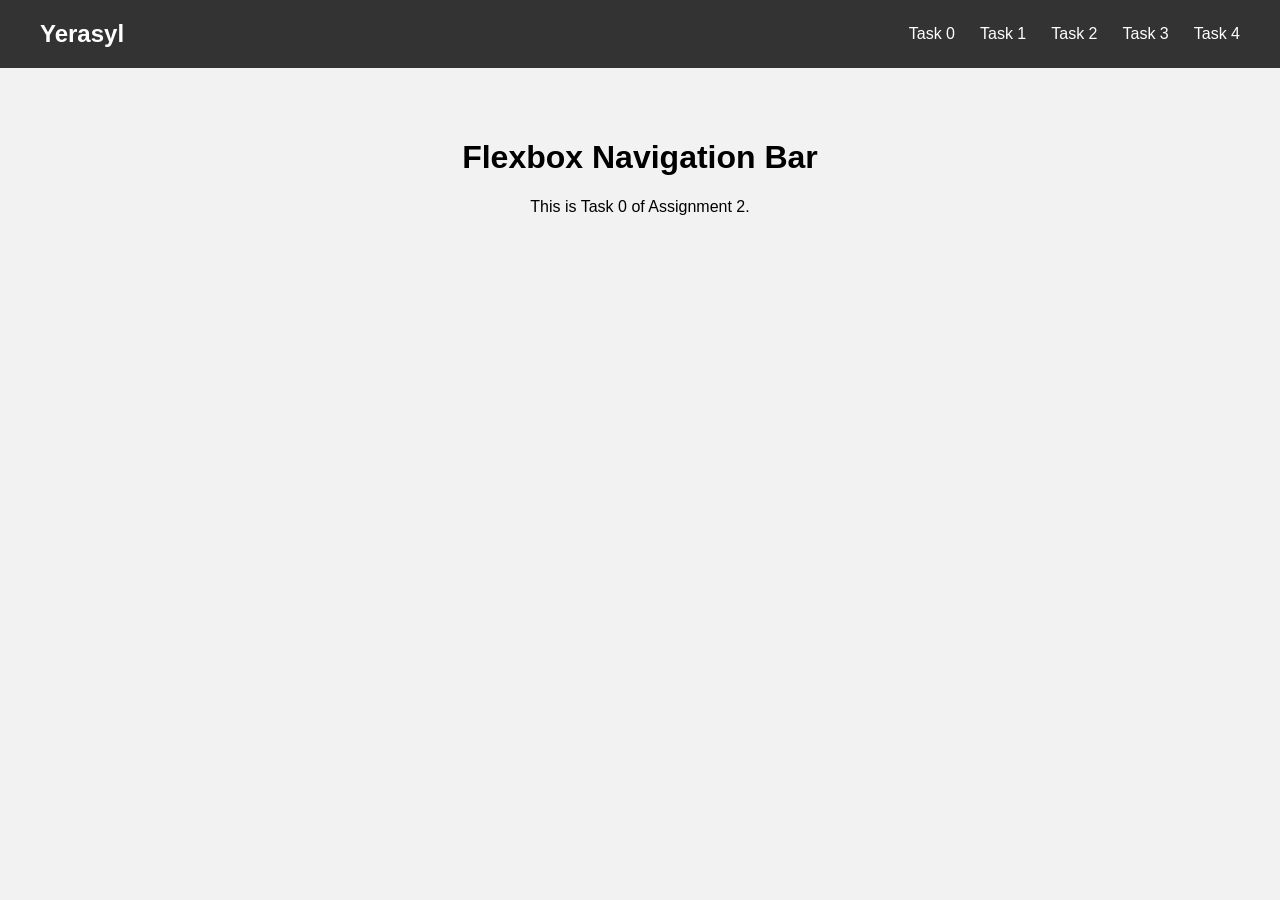
<file: index.html>
<!DOCTYPE html>
<html lang="en">

<head>
    <meta charset="UTF-8">
    <meta name="viewport" content="width=device-width, initial-scale=1.0">
    <title>Assignment 2</title>
    <link rel="stylesheet" href="styles.css">
</head>

<body>

    <header class="navbar">

        <div class="logo">
            Yerasyl
        </div>

        <nav class="nav-links">
            <a href="index.html">Task 0</a>
            <a href="task1/index.html">Task 1</a>
            <a href="task2/index.html">Task 2</a>
            <a href="task3/index.html">Task 3</a>
            <a href="task4/index.html">Task 4</a>
        </nav>

    </header>

    <main>
        <h1>Flexbox Navigation Bar</h1>
        <p>This is Task 0 of Assignment 2.</p>
    </main>

</body>

</html>
</file>
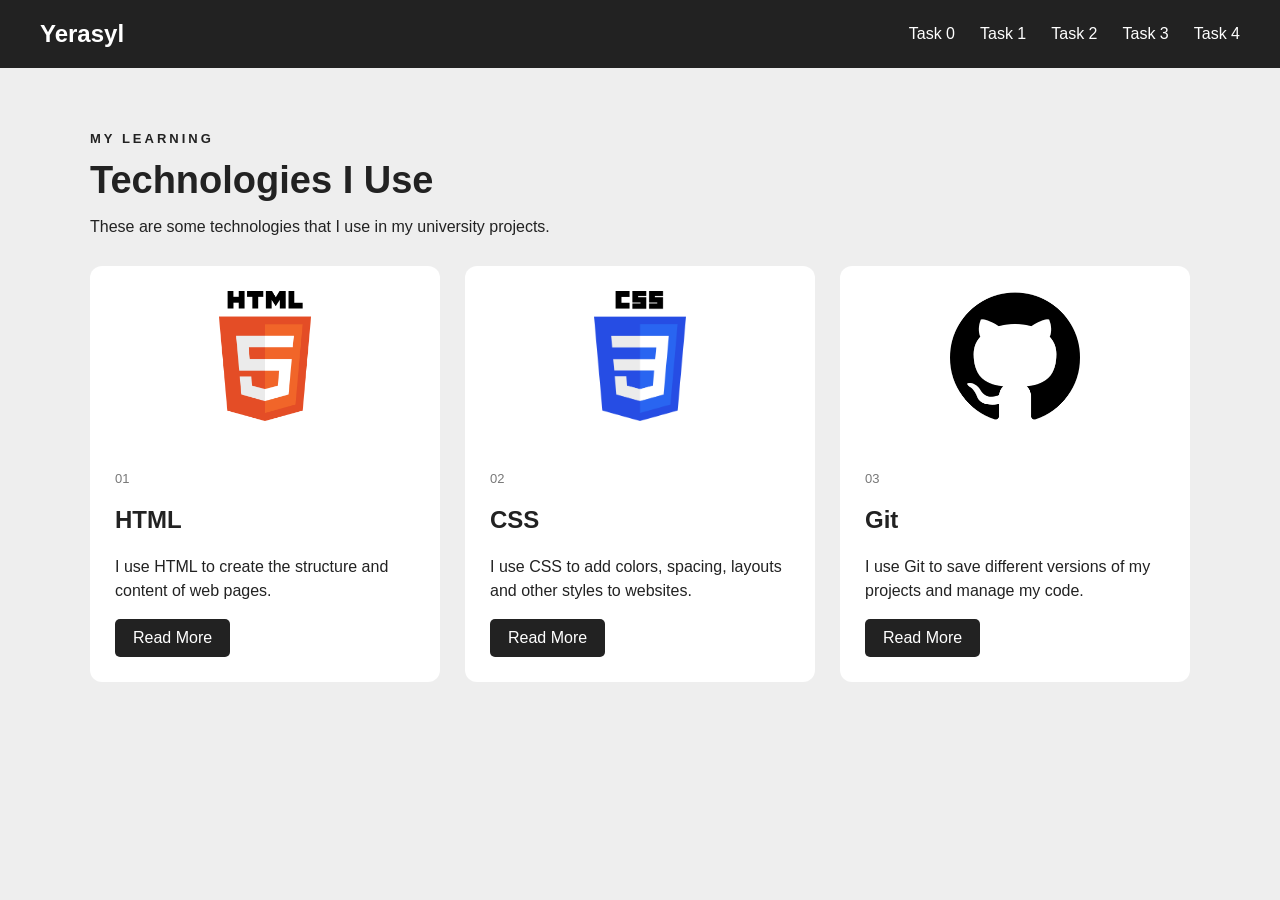
<file: task1/index.html>
<!DOCTYPE html>
<html lang="en">

<head>
    <meta charset="UTF-8">
    <meta name="viewport" content="width=device-width, initial-scale=1.0">
    <title>My Tech Skills</title>
    <link rel="stylesheet" href="styles.css">
</head>

<body>

    <header class="navbar">
        <div class="logo">Yerasyl</div>

        <nav class="nav-links">
            <a href="../index.html">Task 0</a>
            <a href="index.html">Task 1</a>
            <a href="../task2/index.html">Task 2</a>
            <a href="../task3/index.html">Task 3</a>
            <a href="../task4/index.html">Task 4</a>
        </nav>
    </header>

    <main>

        <div class="intro">
            <p class="small-title">MY LEARNING</p>
            <h1>Technologies I Use</h1>
            <p>These are some technologies that I use in my university projects.</p>
        </div>

        <div class="card-container">

            <div class="card">
                <img src="images/html.png" alt="HTML logo">

                <div class="card-content">
                    <span>01</span>
                    <h2>HTML</h2>
                    <p>
                        I use HTML to create the structure and content
                        of web pages.
                    </p>
                    <a href="#" class="button">Read More</a>
                </div>
            </div>

            <div class="card">
                <img src="images/css.png" alt="CSS logo">

                <div class="card-content">
                    <span>02</span>
                    <h2>CSS</h2>
                    <p>
                        I use CSS to add colors, spacing, layouts
                        and other styles to websites.
                    </p>
                    <a href="#" class="button">Read More</a>
                </div>
            </div>

            <div class="card">
                <img src="images/git.png" alt="Git logo">

                <div class="card-content">
                    <span>03</span>
                    <h2>Git</h2>
                    <p>
                        I use Git to save different versions of my
                        projects and manage my code.
                    </p>
                    <a href="#" class="button">Read More</a>
                </div>
            </div>

        </div>

    </main>

</body>

</html>
</file>
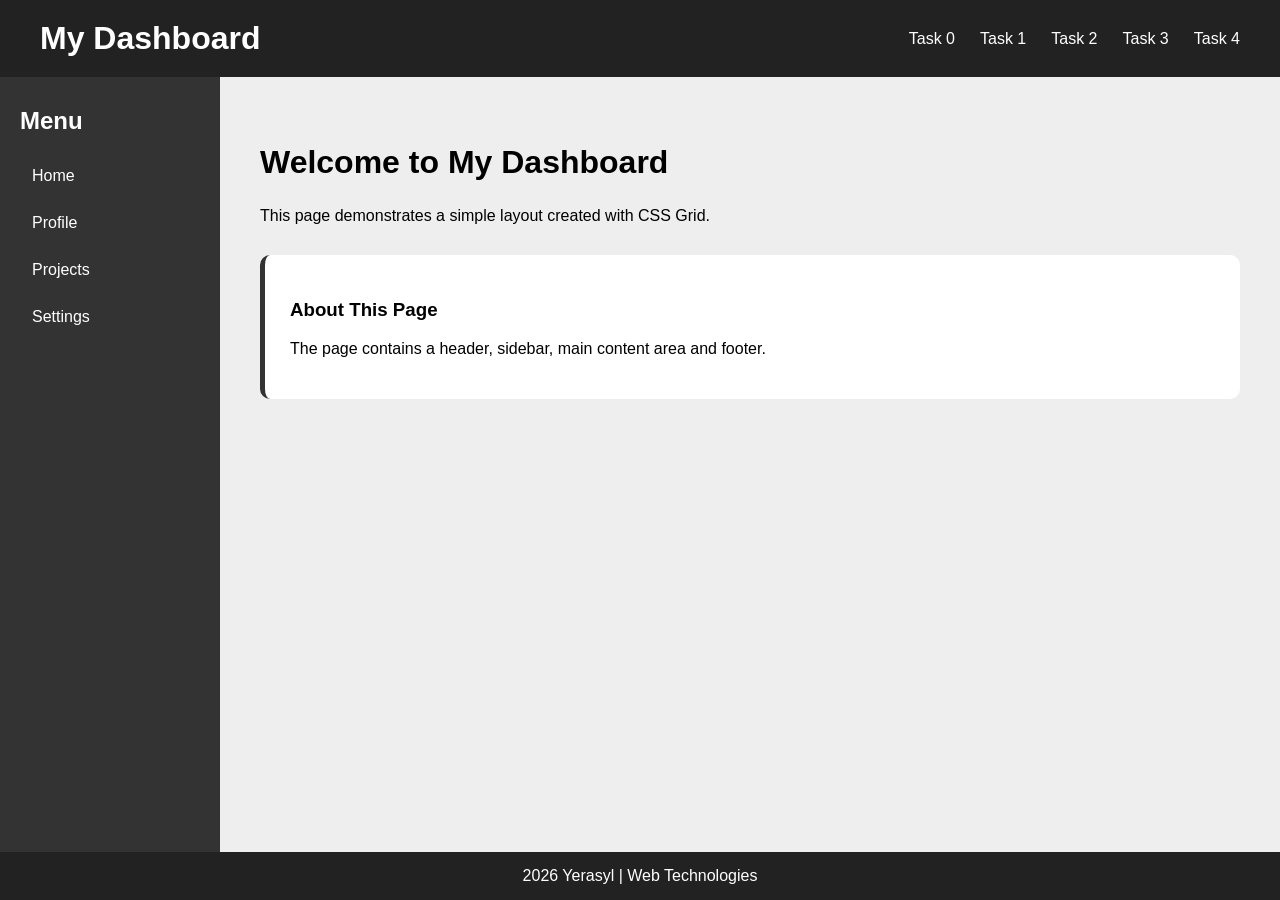
<file: task2/index.html>
<!DOCTYPE html>
<html lang="en">

<head>
    <meta charset="UTF-8">
    <meta name="viewport" content="width=device-width, initial-scale=1.0">
    <title>Task 2 - Grid Layout</title>
    <link rel="stylesheet" href="styles.css">
</head>

<body>

    <div class="grid-container">

        <header class="header">
            <h1>My Dashboard</h1>

            <nav>
                <a href="../index.html">Task 0</a>
                <a href="../task1/index.html">Task 1</a>
                <a href="index.html">Task 2</a>
                <a href="../task3/index.html">Task 3</a>
                <a href="../task4/index.html">Task 4</a>
            </nav>
        </header>

        <aside class="sidebar">
            <h2>Menu</h2>
            <a href="#">Home</a>
            <a href="#">Profile</a>
            <a href="#">Projects</a>
            <a href="#">Settings</a>
        </aside>

        <main class="main-content">
            <h2>Welcome to My Dashboard</h2>

            <p>
                This page demonstrates a simple layout created
                with CSS Grid.
            </p>

            <div class="info-box">
                <h3>About This Page</h3>
                <p>
                    The page contains a header, sidebar,
                    main content area and footer.
                </p>
            </div>
        </main>

        <footer class="footer">
            <p>2026 Yerasyl | Web Technologies</p>
        </footer>

    </div>

</body>

</html>
</file>
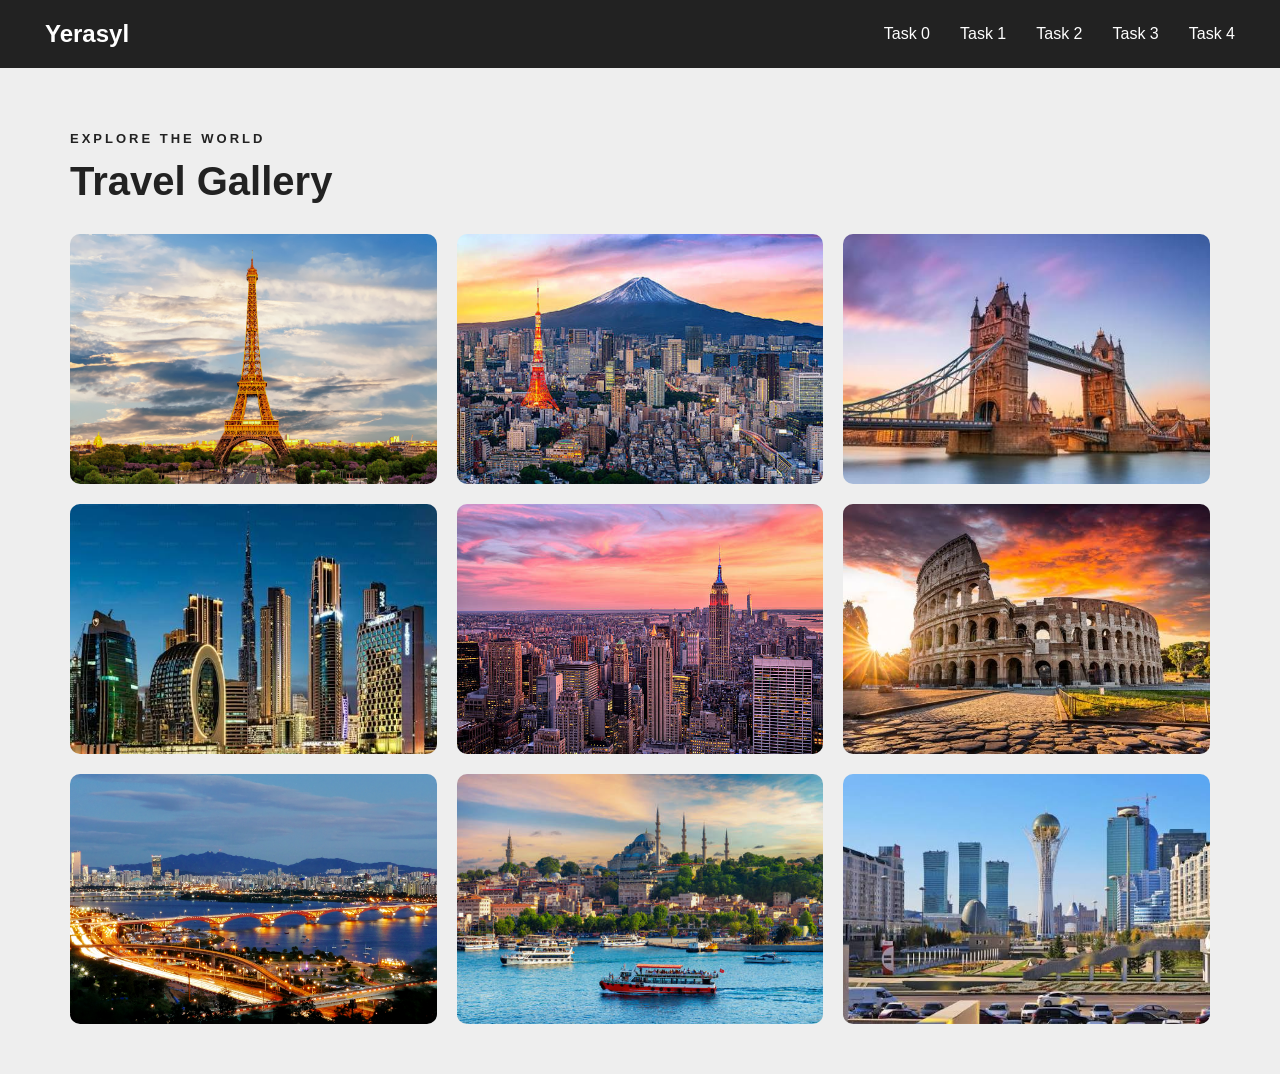
<file: task3/index.html>
<!DOCTYPE html>
<html lang="en">

<head>
    <meta charset="UTF-8">
    <meta name="viewport" content="width=device-width, initial-scale=1.0">
    <title>Task 3 - Travel Gallery</title>
    <link rel="stylesheet" href="styles.css">
</head>

<body>

    <header>
        <div class="logo">Yerasyl</div>

        <nav>
            <a href="../index.html">Task 0</a>
            <a href="../task1/index.html">Task 1</a>
            <a href="../task2/index.html">Task 2</a>
            <a href="index.html">Task 3</a>
            <a href="../task4/index.html">Task 4</a>
        </nav>
    </header>

    <main>

        <div class="title">
            <p>EXPLORE THE WORLD</p>
            <h1>Travel Gallery</h1>
        </div>

        <div class="gallery">

            <div class="gallery-item">
                <img src="images/paris.jpg" alt="Paris">
                <div class="caption">Paris</div>
            </div>

            <div class="gallery-item">
                <img src="images/tokyo.jpg" alt="Tokyo">
                <div class="caption">Tokyo</div>
            </div>

            <div class="gallery-item">
                <img src="images/london.jpg" alt="London">
                <div class="caption">London</div>
            </div>

            <div class="gallery-item">
                <img src="images/dubai.jpg" alt="Dubai">
                <div class="caption">Dubai</div>
            </div>

            <div class="gallery-item">
                <img src="images/newyork.jpg" alt="New York">
                <div class="caption">New York</div>
            </div>

            <div class="gallery-item">
                <img src="images/rome.jpg" alt="Rome">
                <div class="caption">Rome</div>
            </div>

            <div class="gallery-item">
                <img src="images/seoul.jpg" alt="Seoul">
                <div class="caption">Seoul</div>
            </div>

            <div class="gallery-item">
                <img src="images/istanbul.jpg" alt="Istanbul">
                <div class="caption">Istanbul</div>
            </div>

            <div class="gallery-item">
                <img src="images/astana.jpg" alt="Astana">
                <div class="caption">Astana</div>
            </div>

        </div>

    </main>

</body>

</html>
</file>
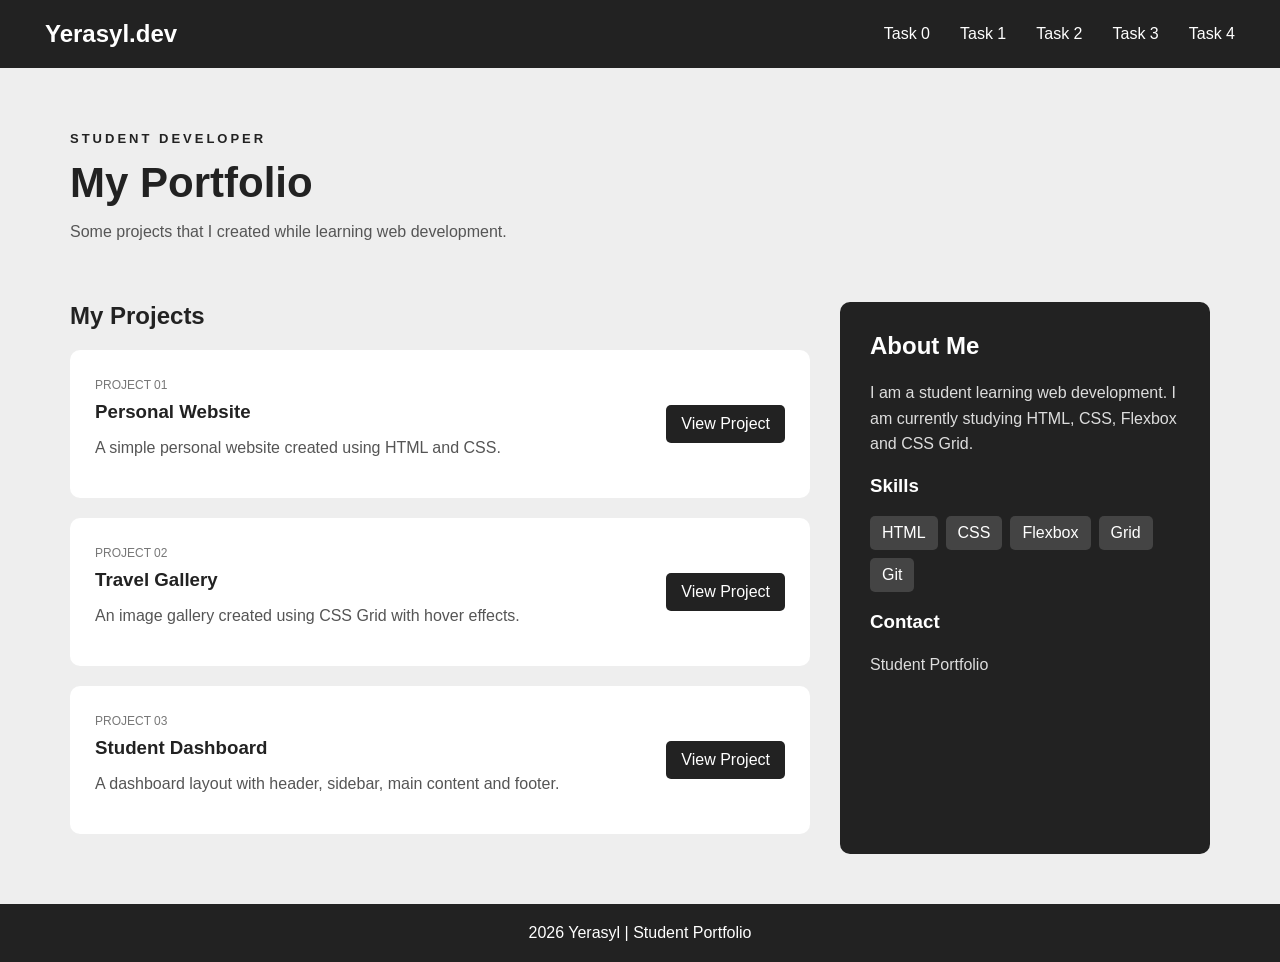
<file: task4/index.html>
<!DOCTYPE html>
<html lang="en">

<head>
    <meta charset="UTF-8">
    <meta name="viewport" content="width=device-width, initial-scale=1.0">
    <title>Task 4 - Portfolio</title>
    <link rel="stylesheet" href="styles.css">
</head>

<body>

    <header>
        <div class="logo">Yerasyl.dev</div>

        <nav>
            <a href="../index.html">Task 0</a>
            <a href="../task1/index.html">Task 1</a>
            <a href="../task2/index.html">Task 2</a>
            <a href="../task3/index.html">Task 3</a>
            <a href="index.html">Task 4</a>
        </nav>
    </header>

    <section class="welcome">
        <p>STUDENT DEVELOPER</p>
        <h1>My Portfolio</h1>
        <p class="description">
            Some projects that I created while learning web development.
        </p>
    </section>

    <main class="portfolio-grid">

        <section class="projects">

            <h2>My Projects</h2>

            <div class="project-card">
                <div>
                    <span>PROJECT 01</span>
                    <h3>Personal Website</h3>
                    <p>
                        A simple personal website created using
                        HTML and CSS.
                    </p>
                </div>

                <a href="#" class="button">View Project</a>
            </div>

            <div class="project-card">
                <div>
                    <span>PROJECT 02</span>
                    <h3>Travel Gallery</h3>
                    <p>
                        An image gallery created using CSS Grid
                        with hover effects.
                    </p>
                </div>

                <a href="#" class="button">View Project</a>
            </div>

            <div class="project-card">
                <div>
                    <span>PROJECT 03</span>
                    <h3>Student Dashboard</h3>
                    <p>
                        A dashboard layout with header, sidebar,
                        main content and footer.
                    </p>
                </div>

                <a href="#" class="button">View Project</a>
            </div>

        </section>

        <aside class="sidebar">

            <h2>About Me</h2>

            <p>
                I am a student learning web development.
                I am currently studying HTML, CSS, Flexbox
                and CSS Grid.
            </p>

            <h3>Skills</h3>

            <div class="skills">
                <span>HTML</span>
                <span>CSS</span>
                <span>Flexbox</span>
                <span>Grid</span>
                <span>Git</span>
            </div>

            <h3>Contact</h3>
            <p>Student Portfolio</p>

        </aside>

    </main>

    <footer>
        <p>2026 Yerasyl | Student Portfolio</p>
    </footer>

</body>

</html>
</file>
<file: styles.css>
body {
    margin: 0;
    font-family: Arial, sans-serif;
    background-color: #f2f2f2;
}

.navbar {
    display: flex;
    justify-content: space-between;
    align-items: center;

    background-color: #333;
    padding: 20px 40px;
}

.logo {
    color: white;
    font-size: 24px;
    font-weight: bold;
}

.nav-links {
    display: flex;
    gap: 25px;
}

.nav-links a {
    color: white;
    text-decoration: none;
}

.nav-links a:hover {
    color: lightblue;
}

main {
    text-align: center;
    padding: 50px;
}
</file>
<file: task1/styles.css>
* {
    box-sizing: border-box;
}

body {
    margin: 0;
    font-family: Arial, sans-serif;
    background-color: #eeeeee;
    color: #222;
}

.navbar {
    display: flex;
    justify-content: space-between;
    align-items: center;
    background-color: #222;
    padding: 20px 40px;
}

.logo {
    color: white;
    font-size: 24px;
    font-weight: bold;
}

.nav-links {
    display: flex;
    gap: 25px;
}

.nav-links a {
    color: white;
    text-decoration: none;
}

.nav-links a:hover {
    color: #aaaaaa;
}

main {
    padding: 50px;
}

.intro {
    max-width: 1100px;
    margin: 0 auto 30px;
}

.intro h1 {
    font-size: 38px;
    margin: 5px 0;
}

.small-title {
    font-size: 13px;
    font-weight: bold;
    letter-spacing: 3px;
}

.card-container {
    max-width: 1100px;
    margin: auto;

    display: flex;
    gap: 25px;
    align-items: stretch;
}

.card {
    flex: 1;
    background-color: white;
    border-radius: 12px;
    overflow: hidden;
    transition: 0.3s;

    display: flex;
    flex-direction: column;
}

.card:hover {
    transform: translateY(-10px);
    box-shadow: 0 10px 20px #bbbbbb;
}

.card img {
    width: 100%;
    height: 180px;
    object-fit: contain;
    padding: 25px;
}

.card-content {
    padding: 25px;

    display: flex;
    flex-direction: column;
    flex: 1;
}

.card-content span {
    font-size: 13px;
    color: #777;
}

.card-content h2 {
    margin-bottom: 5px;
}

.card-content p {
    line-height: 1.5;
    flex: 1;
}

.button {
    display: inline-block;
    background-color: #222;
    color: white;
    text-decoration: none;
    padding: 10px 18px;
    border-radius: 5px;
    align-self: flex-start;
}

.button:hover {
    background-color: #555;
}
</file>
<file: task2/styles.css>
* {
    box-sizing: border-box;
}

body {
    margin: 0;
    font-family: Arial, sans-serif;
    background-color: #eeeeee;
}

.grid-container {
    min-height: 100vh;

    display: grid;

    grid-template-columns: 220px 1fr;

    grid-template-rows: auto 1fr auto;

    grid-template-areas:
        "header header"
        "sidebar main"
        "footer footer";
}

.header {
    grid-area: header;

    background-color: #222;
    color: white;
    padding: 20px 40px;

    display: flex;
    justify-content: space-between;
    align-items: center;
}

.header h1 {
    margin: 0;
}

.header nav {
    display: flex;
    gap: 25px;
}

.header a {
    color: white;
    text-decoration: none;
}

.header a:hover {
    color: lightblue;
}

.sidebar {
    grid-area: sidebar;

    background-color: #333;
    padding: 30px 20px;
    color: white;
}

.sidebar h2 {
    margin-top: 0;
}

.sidebar a {
    display: block;
    color: white;
    text-decoration: none;
    padding: 12px;
    margin-bottom: 5px;
    border-radius: 5px;
}

.sidebar a:hover {
    background-color: #555;
}

.main-content {
    grid-area: main;
    padding: 40px;
}

.main-content h2 {
    font-size: 32px;
}

.info-box {
    background-color: white;
    padding: 25px;
    margin-top: 30px;
    border-radius: 10px;
    border-left: 5px solid #333;
}

.footer {
    grid-area: footer;

    background-color: #222;
    color: white;
    text-align: center;
    padding: 15px;
}

.footer p {
    margin: 0;
}
</file>
<file: task3/styles.css>
* {
    box-sizing: border-box;
}

body {
    margin: 0;
    font-family: Arial, sans-serif;
    background-color: #eeeeee;
    color: #222;
}

header {
    display: flex;
    justify-content: space-between;
    align-items: center;

    background-color: #222;
    padding: 20px 45px;
}

.logo {
    color: white;
    font-size: 24px;
    font-weight: bold;
}

nav {
    display: flex;
    gap: 30px;
}

nav a {
    color: white;
    text-decoration: none;
}

nav a:hover {
    color: lightblue;
}

main {
    max-width: 1200px;
    margin: auto;
    padding: 50px 30px;
}

.title {
    margin-bottom: 30px;
}

.title p {
    font-size: 13px;
    font-weight: bold;
    letter-spacing: 3px;
}

.title h1 {
    font-size: 40px;
    margin: 5px 0;
}

.gallery {
    display: grid;

    grid-template-columns: repeat(3, 1fr);

    gap: 20px;
}

.gallery-item {
    height: 250px;
    position: relative;
    overflow: hidden;
    border-radius: 10px;
}

.gallery-item img {
    width: 100%;
    height: 100%;
    object-fit: cover;
    transition: 0.4s;
}

.caption {
    position: absolute;
    left: 0;
    bottom: -60px;

    width: 100%;
    padding: 18px;

    background-color: rgba(0, 0, 0, 0.7);
    color: white;

    font-size: 20px;
    font-weight: bold;

    transition: 0.4s;
}

.gallery-item:hover .caption {
    bottom: 0;
}

.gallery-item:hover img {
    transform: scale(1.08);
}
</file>
<file: task4/styles.css>
* {
    box-sizing: border-box;
}

body {
    margin: 0;
    font-family: Arial, sans-serif;
    background-color: #eeeeee;
    color: #222;
}

/* FLEXBOX */
header {
    display: flex;
    justify-content: space-between;
    align-items: center;

    background-color: #222;
    padding: 20px 45px;
}

.logo {
    color: white;
    font-size: 24px;
    font-weight: bold;
}

nav {
    display: flex;
    gap: 30px;
}

nav a {
    color: white;
    text-decoration: none;
}

nav a:hover {
    color: lightblue;
}

.welcome {
    max-width: 1200px;
    margin: auto;
    padding: 50px 30px 25px;
}

.welcome > p:first-child {
    font-size: 13px;
    font-weight: bold;
    letter-spacing: 3px;
}

.welcome h1 {
    font-size: 42px;
    margin: 5px 0;
}

.description {
    color: #555;
}

/* GRID */
.portfolio-grid {
    max-width: 1200px;
    margin: auto;
    padding: 20px 30px 50px;

    display: grid;
    grid-template-columns: 2fr 1fr;
    gap: 30px;
}

.projects h2,
.sidebar h2 {
    margin-top: 0;
}

/* FLEXBOX INSIDE PROJECT CARDS */
.project-card {
    background-color: white;
    padding: 25px;
    margin-bottom: 20px;
    border-radius: 10px;

    display: flex;
    justify-content: space-between;
    align-items: center;

    transition: 0.3s;
}

.project-card:hover {
    transform: translateY(-5px);
    box-shadow: 0 8px 15px #cccccc;
}

.project-card span {
    font-size: 12px;
    color: #777;
}

.project-card h3 {
    margin: 8px 0;
}

.project-card p {
    color: #555;
    max-width: 500px;
}

.button {
    background-color: #222;
    color: white;
    text-decoration: none;
    padding: 10px 15px;
    border-radius: 5px;
    white-space: nowrap;
}

.button:hover {
    background-color: #555;
}

.sidebar {
    background-color: #222;
    color: white;
    padding: 30px;
    border-radius: 10px;
}

.sidebar p {
    line-height: 1.6;
    color: #dddddd;
}

.skills {
    display: flex;
    flex-wrap: wrap;
    gap: 8px;
}

.skills span {
    background-color: #444;
    padding: 8px 12px;
    border-radius: 5px;
}

footer {
    background-color: #222;
    color: white;
    text-align: center;
    padding: 20px;
}

footer p {
    margin: 0;
}
</file>
